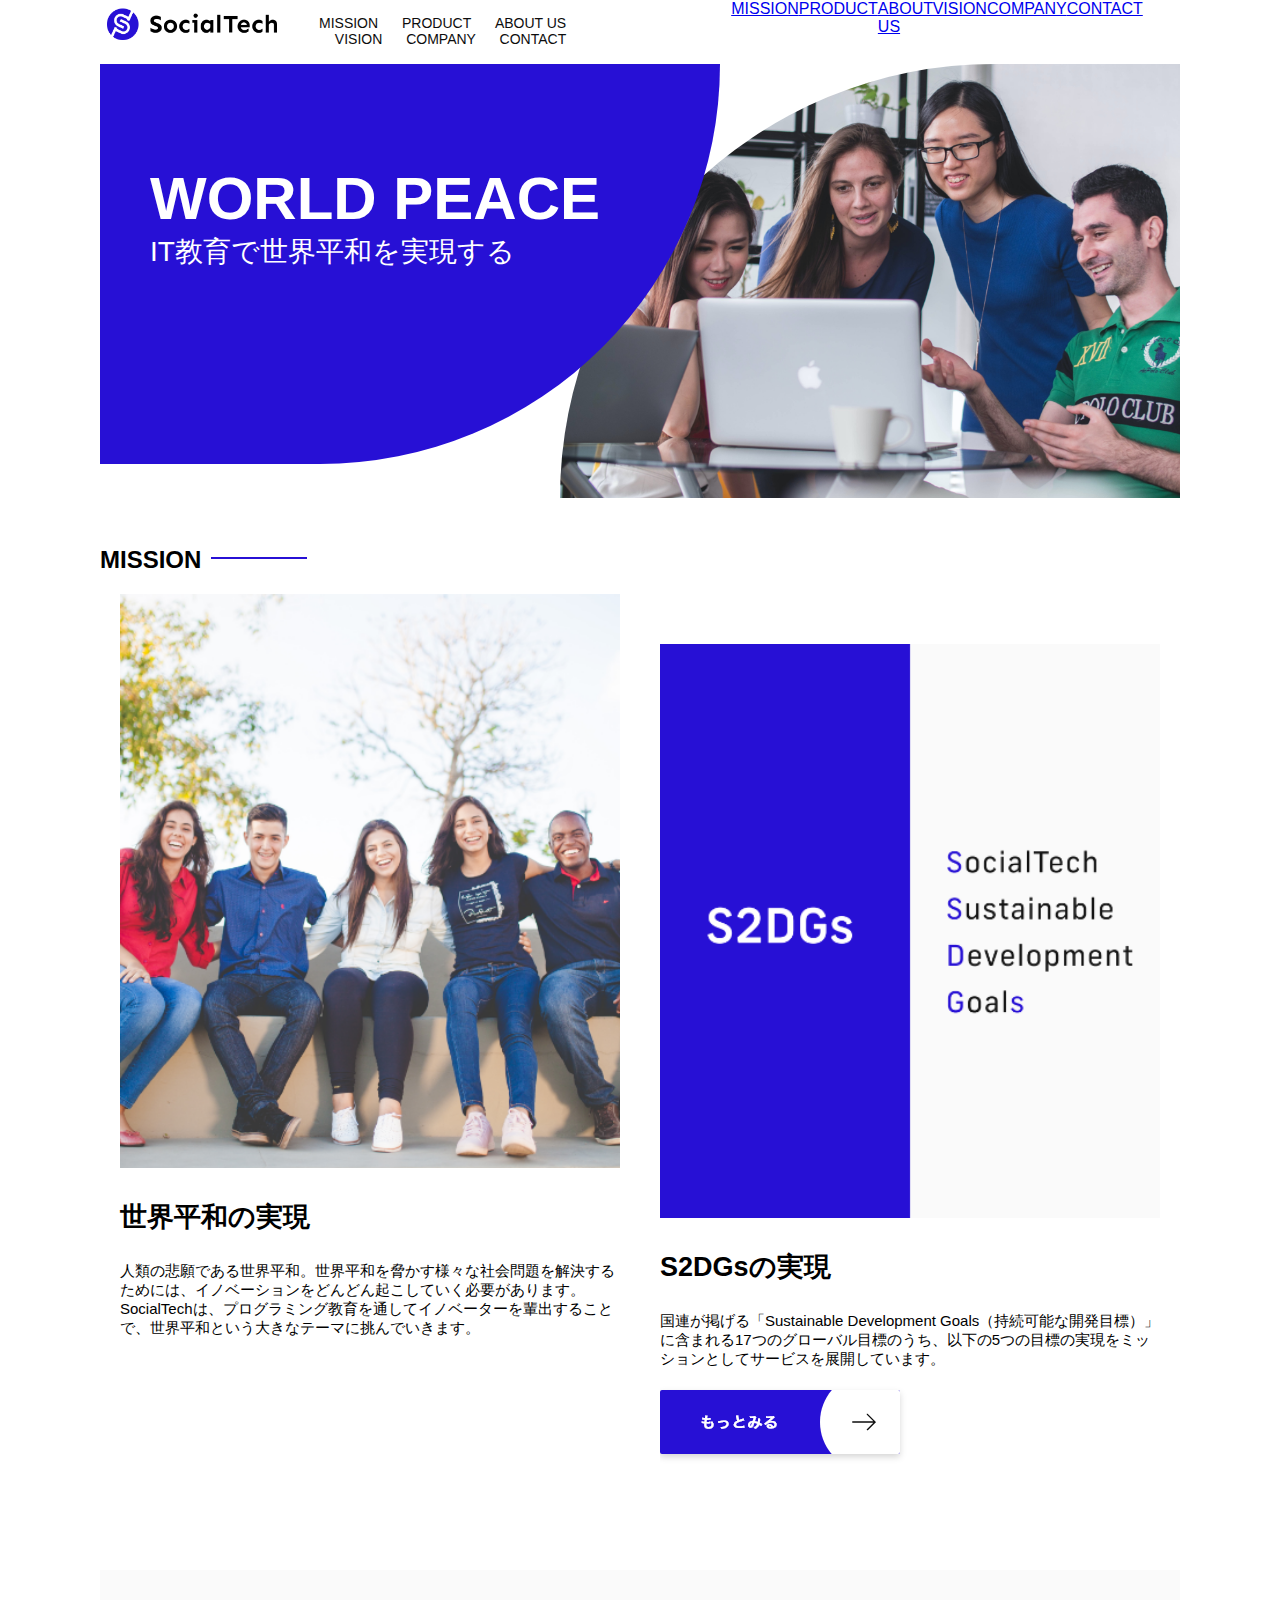
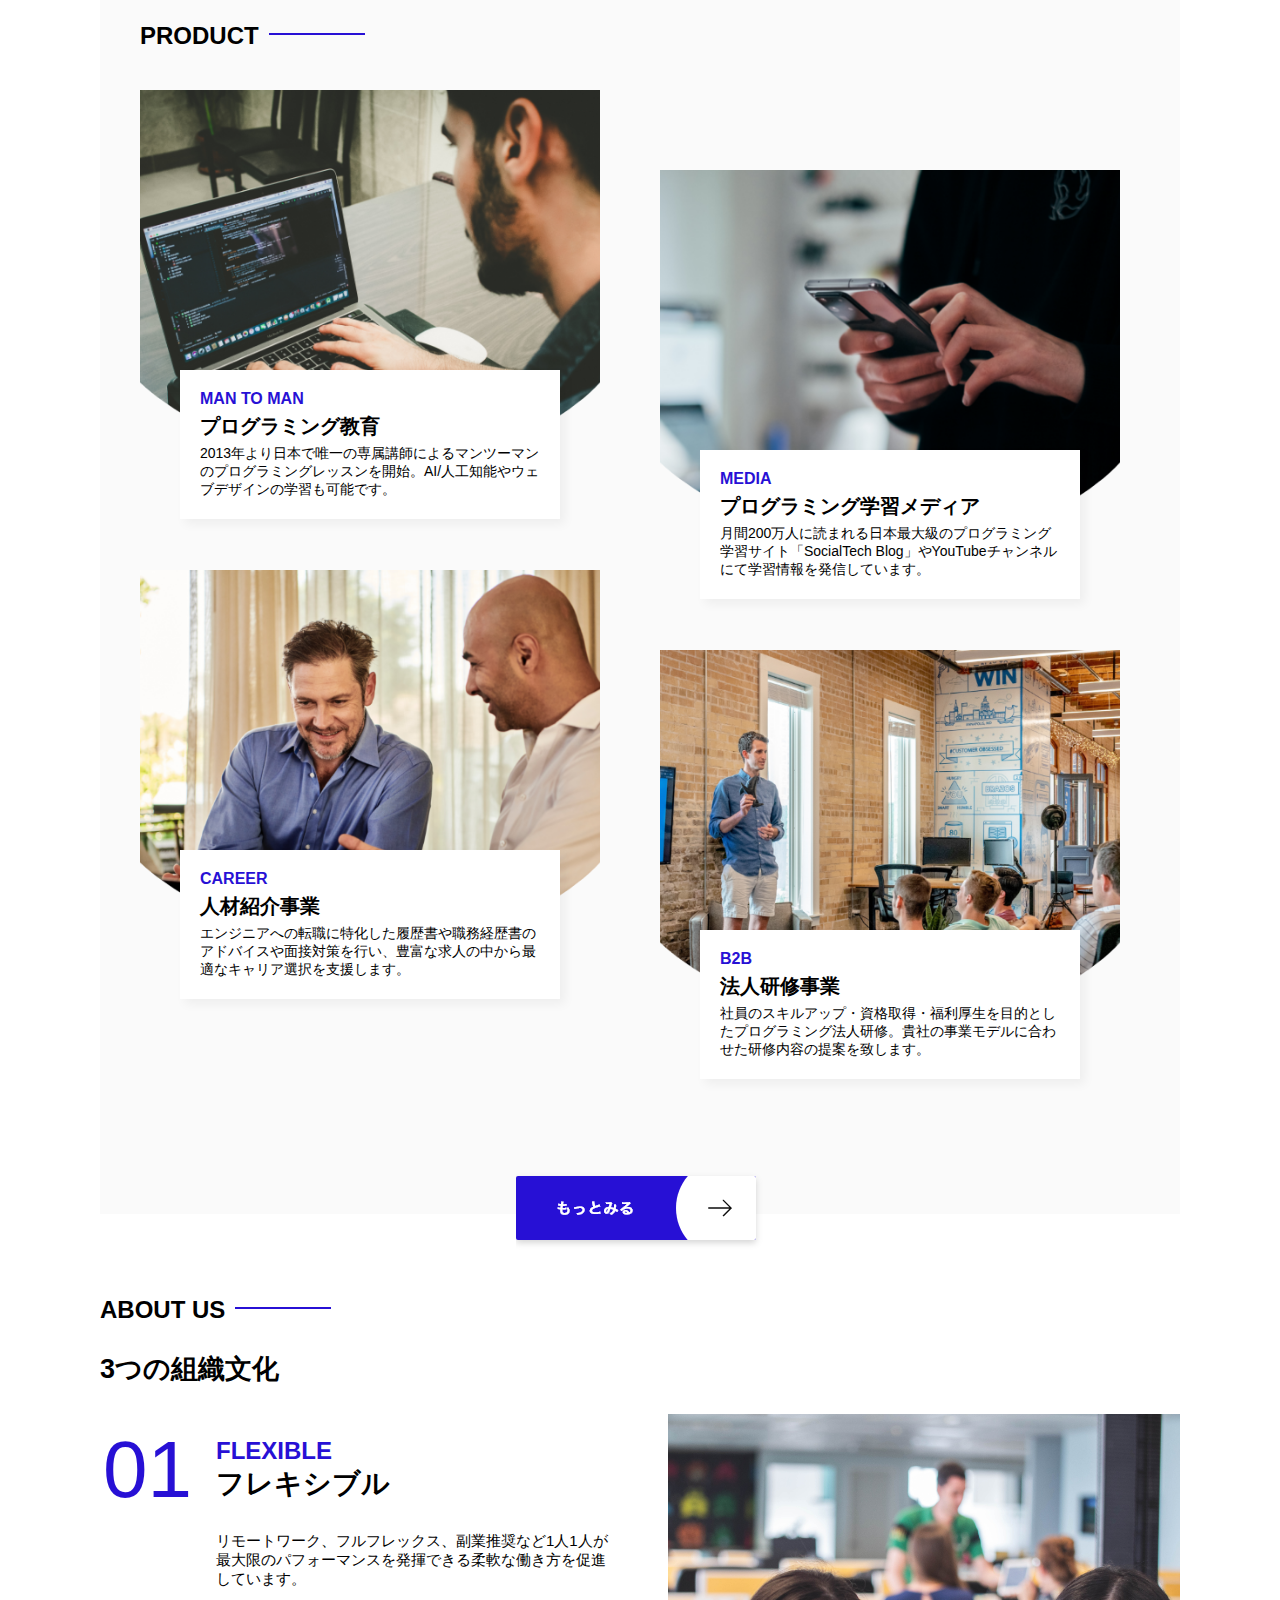
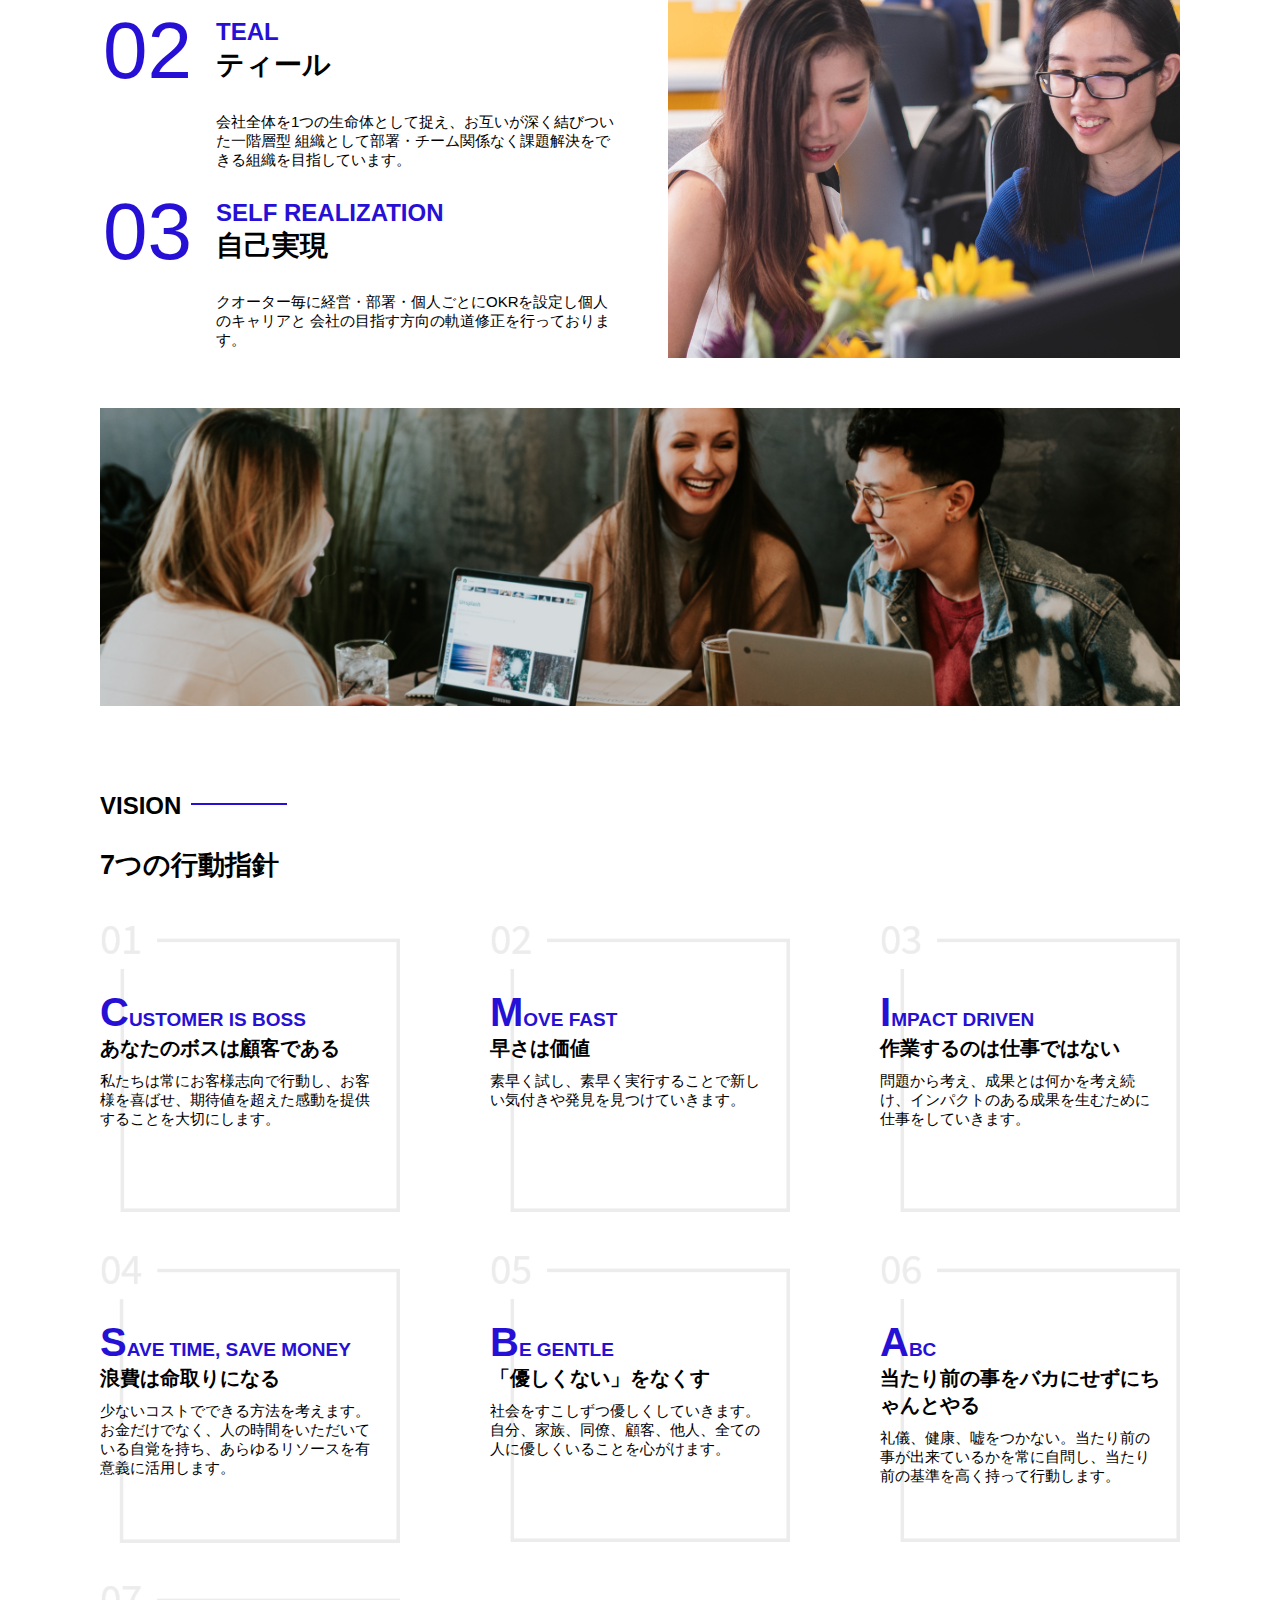
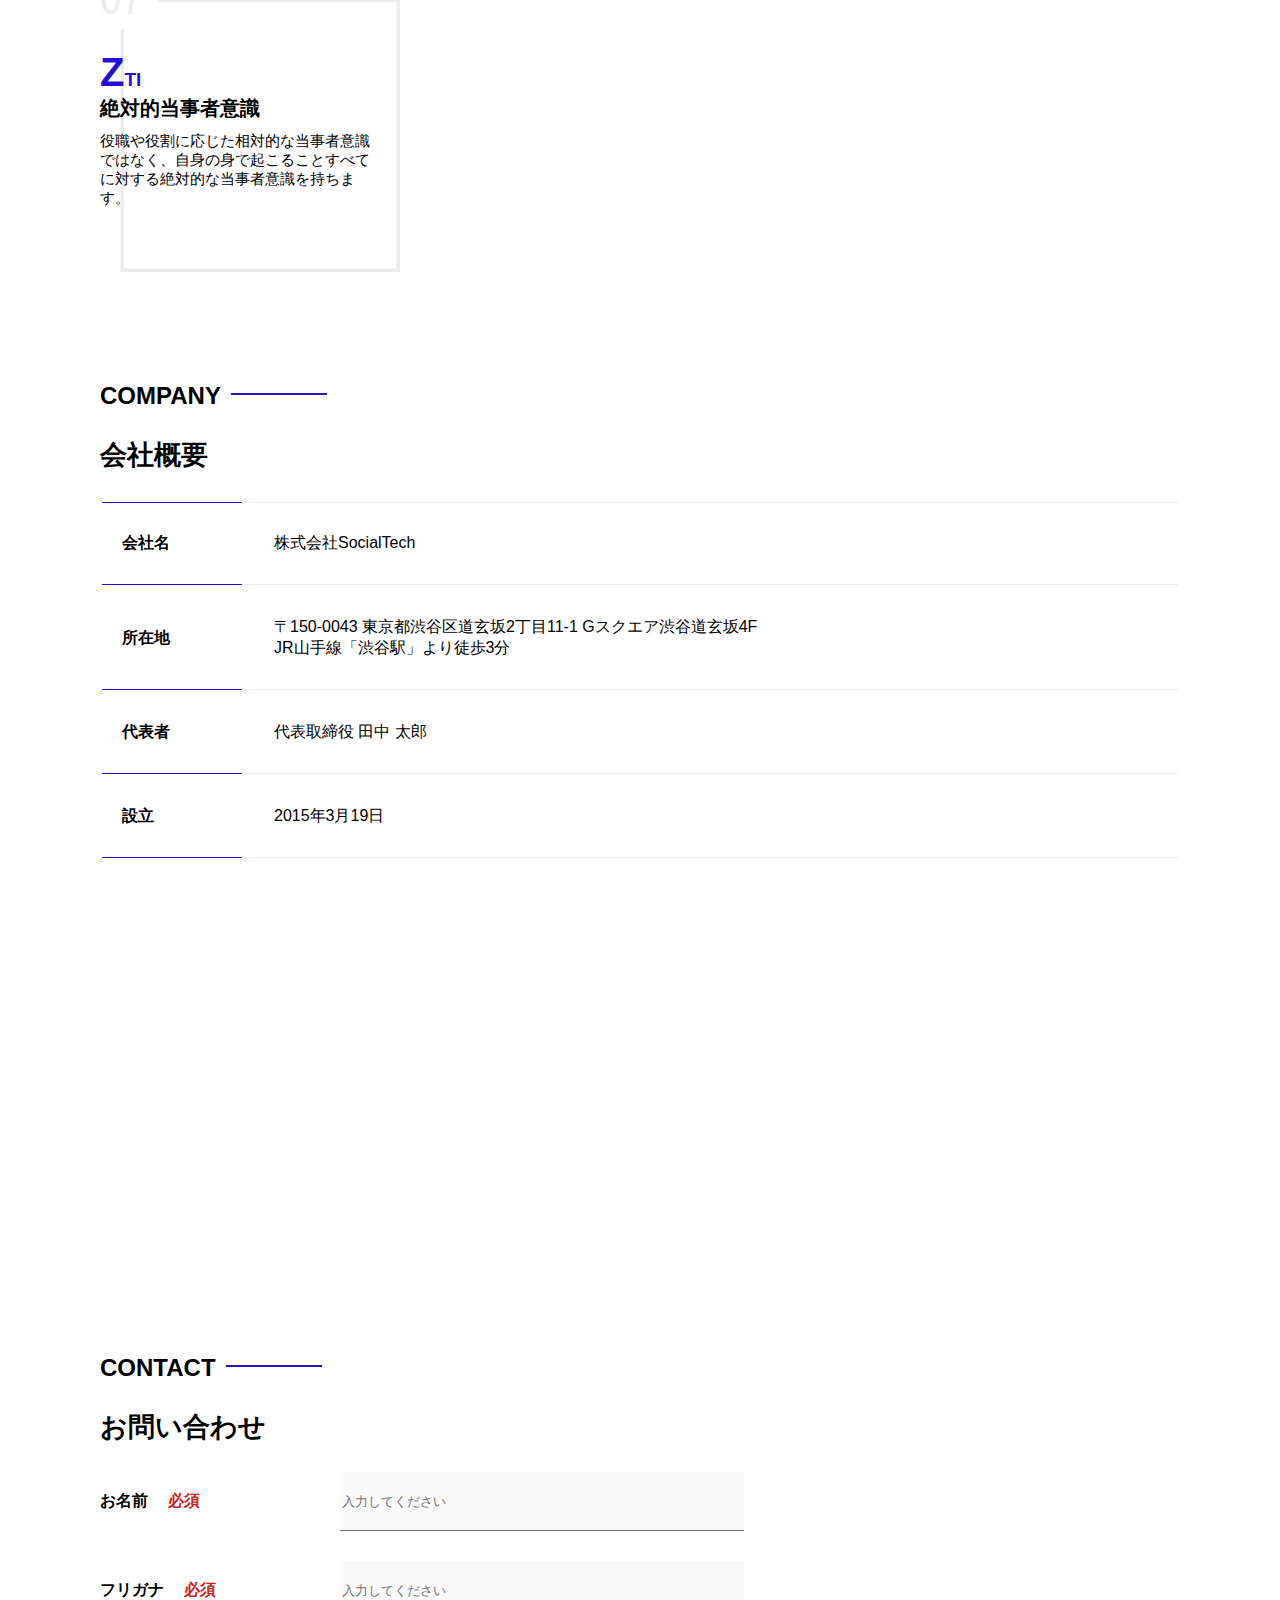
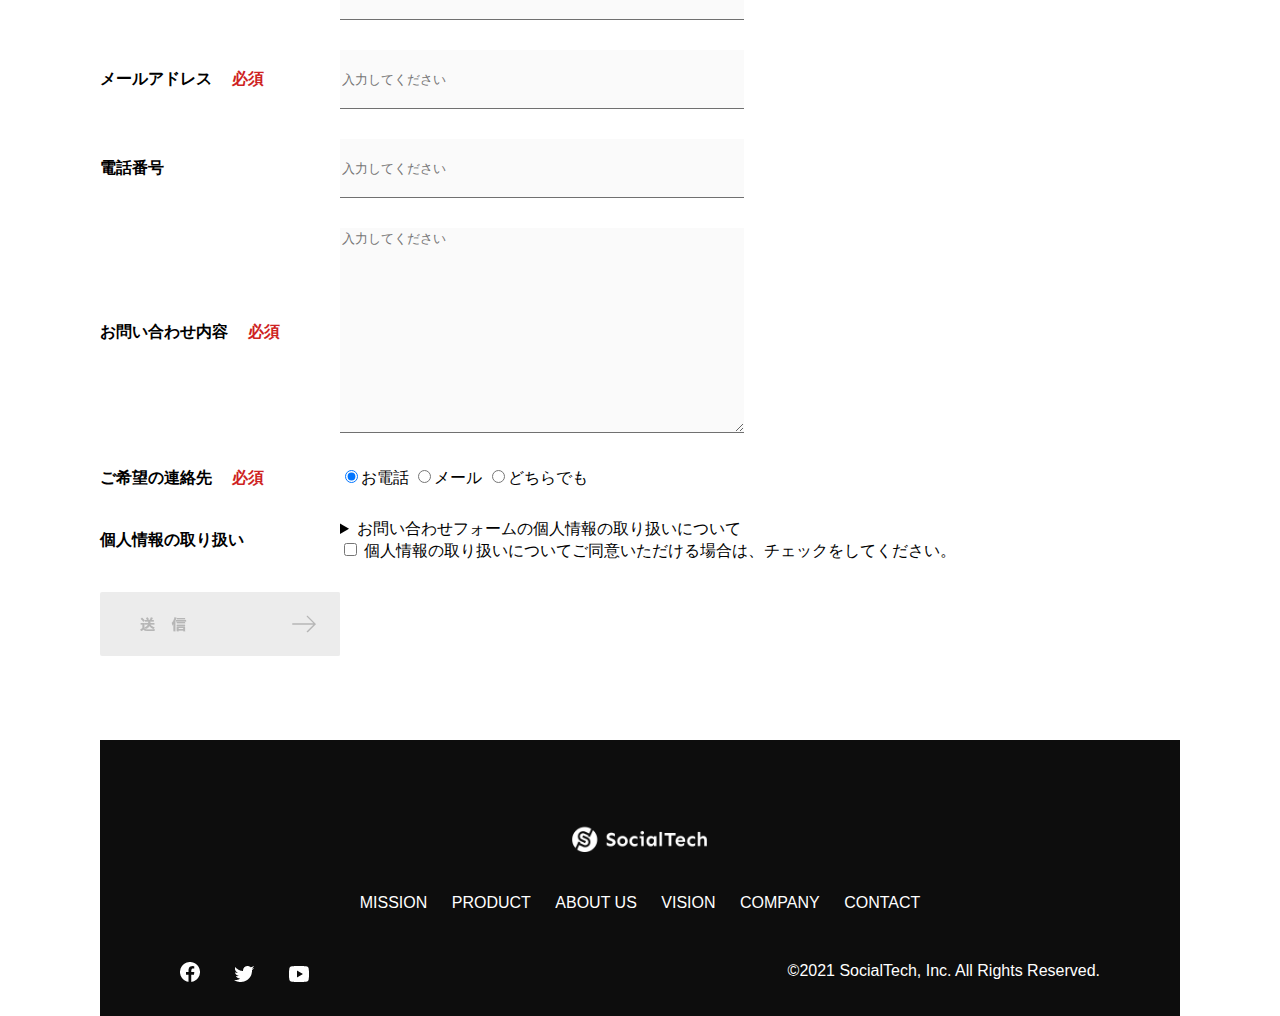
<file: index.html>
<!DOCTYPE html>
<html lang="ja">
<head>
  <meta charset="UTF-8">
  <meta name="viewport" content="width=device-width, initial-scale=1.0">
  <meta name="description" content="SocialTechはEdTech業界のリーディングカンパニーを目指します。">
  <title>SocialTech</title>
  <link rel="stylesheet" href="style.css">
</head>
<body>
  <!-- ヘッダー -->
  <header>
    <!-- ロゴ -->
    <a href="index.html" id="logo"><img src="images/logo.png" alt="トップページに戻る"></a>
    <!-- PC用ナビゲーション -->
    <nav id="nav-pc">
      <a href="mission.html">MISSION</a>
      <a href="product.html">PRODUCT</a>
      <a href="index.html#aboutus">ABOUT US</a>
      <a href="index.html#vision">VISION</a>
      <a href="index.html#company">COMPANY</a>
      <a href="index.html#content">CONTACT</a>
    </nav>
    <!-- スマホ用メニューボタン -->
    <img id="menu-sp" src="images/button-menu.png" alt="ナビゲーションを開く" onclick="document.getElementById('nav-sp').style.display = 'block'">

    <!-- スマホ用ナビゲーション -->
    <nav id="nav-sp"></nav>
      <img id="close" src="images/button-close.png" alt="ナビゲーションを閉じる" onclick="document.getElementById('nav-sp').style.display = 'none'">
      <a id="logo-sp" href="index.html" onclick="document.getElementById('nav-sp').style.display = 'none'"><img
          src="images/logo-sp.png" alt="トップページに戻る"></a>
      <a class="menu" href="mission.html" onclick="document.getElementById('nav-sp').style.display = 'none'">MISSION</a>
      <a class="menu" href="product.html" onclick="document.getElementById('nav-sp').style.display = 'none'">PRODUCT</a>
      <a class="menu" href="index.html#aboutus" onclick="document.getElementById('nav-sp').style.display = 'none'">ABOUT
        US</a>
      <a class="menu" href="index.html#vision"
        onclick="document.getElementById('nav-sp').style.display = 'none'">VISION</a>
      <a class="menu" href="index.html#company"
        onclick="document.getElementById('nav-sp').style.display = 'none'">COMPANY</a>
      <a class="menu" href="index.html#contact"
        onclick="document.getElementById('nav-sp').style.display = 'none'">CONTACT</a>
      <div id="sns">
        <a href="https://www.facebook.com/sejuku2013"><img src="images/button-facebook.png" alt="Facebookのリンク"></a>
        <a href="https://twitter.com/samuraijuku"><img src="images/button-twitter.png" alt="Twitterのリンク"></a>
        <a href="https://www.youtube.com/channel/UCCFOQO5aDK0xXam4cUQXT8g"><img src="images/button-youtube.png" alt="YouTubeのリンク"></a>
      </div>
    </nav>
  </header>

  <main>
    <article>
      <!-- メインビジュアル -->
      <section id="main-visual">
        <div id="main-message">
          <h1>WORLD PEACE</h1>
          <p>IT教育で世界平和を実現する</p>
        </div>
        <img src="images/index/index-main.png" alt="PCの周りに集まる多国籍の仲間たち">
      </section>
      <!--ミッション-->
      <section id="mission">
        <h2 class="index-h2">MISSION</h2>
        <div id="mission-flex">
          <div>
            <img id="mission-photo" src="images/index/index-mission.png" alt="屋外のベンチで写真を撮影する多国籍の仲間たち">
            <h3>世界平和の実現</h3>
            <p>
              人類の悲願である世界平和。世界平和を脅かす様々な社会問題を解決するためには、イノベーションをどんどん起こしていく必要があります。SocialTechは、プログラミング教育を通してイノベーターを輩出することで、世界平和という大きなテーマに挑んでいきます。
            </p>
          </div>
          <div>
            <img id="s2dgs" src="images/index/s2dgs.png" alt="S2DGs">
            <h3>S2DGsの実現</h3>
            <p>国連が掲げる「Sustainable Development Goals（持続可能な開発目標）」に含まれる17つのグローバル目標のうち、以下の5つの目標の実現をミッションとしてサービスを展開しています。</p>
            <a href="mission.html">
              <img src="images/button-more.png" alt="もっとみる">
            </a>
          </div>
        </div>
      </section>
      <!-- プロダクト -->
      <section id="product">
        <h2 class="index-h2">PRODUCT</h2>
        <div>
          <div id="product-left">
            <div>
              <img class="product-photo" src="images/index/index-mantoman.png" alt="PCでコードを書く男性">
              <div class="product-explain">
                <span>MAN TO MAN</span>
                <h3>プログラミング教育</h3>
                <p>2013年より日本で唯一の専属講師によるマンツーマンのプログラミングレッスンを開始。AI/人工知能やウェブデザインの学習も可能です。</p>
              </div>
            </div>
            <div>
              <img src="images/index/index-career.png" alt="笑顔で話し合う2人の男性" class="product-photo">
              <div class="product-explain">
                <span>CAREER</span>
                <h3>人材紹介事業</h3>
                <p>エンジニアへの転職に特化した履歴書や職務経歴書のアドバイスや面接対策を行い、豊富な求人の中から最適なキャリア選択を支援します。</p>
              </div>
            </div>
          </div>
          <div id="product-right">
            <div>
              <img src="images/index/index-media.png" alt="スマートフォンを操作する人" class="product-photo">
              <div class="product-explain">
                <span>MEDIA</span>
                <h3>プログラミング学習メディア</h3>
                <p>月間200万人に読まれる日本最大級のプログラミング学習サイト「SocialTech Blog」やYouTubeチャンネルにて学習情報を発信しています。</p>  
              </div>
            </div>
            <div>
              <img src="images/index/index-b2b.png" alt="講演中の男性とそれを聴く人々" class="product-photo">
              <div class="product-explain">
                <span>B2B</span>
                <h3>法人研修事業</h3>
                <p>社員のスキルアップ・資格取得・福利厚生を目的としたプログラミング法人研修。貴社の事業モデルに合わせた研修内容の提案を致します。</p>
              </div>
            </div>
          </div>
        </div>
        <div>
          <a href="product.html" id="product-more">
            <img src="images/button-more.png" alt="もっとみる">
          </a>
        </div>
      </section>
      <!---ABOUT US-->
      <section id="aboutus">
        <h2 class="index-h2">ABOUT US</h2>
        <h3>3つの組織文化</h3>
        <div>
          <table class="culture-table">
            <tr>
              <td>
                <span class="culture-num">01</span>
              </td>
              <td>
                <span class="culture-en">FLEXIBLE</span>
                <span class="culture-jp">フレキシブル</span>
              </td>
            </tr>
            <tr>
              <td><!--空のセル--></td>
              <td>
                <p class="culture-description">
                  リモートワーク、フルフレックス、副業推奨など1人1人が最大限のパフォーマンスを発揮できる柔軟な働き方を促進しています。
                </p>
              </td>
            </tr>
            <tr>
              <td>
                <span class="culture-num">02</span>
              </td>
              <td>
                <span class="culture-en">TEAL</span>
                <span class="culture-jp">ティール</span>
              </td>
            </tr>
            <tr>
              <td><!--空のセル--></td>
              <td>
                <p class="culture-description">
                  会社全体を1つの生命体として捉え、お互いが深く結びついた一階層型
                  組織として部署・チーム関係なく課題解決をできる組織を目指しています。
                </p>
              </td>
            </tr>
            <tr>
              <td>
                <span class="culture-num">03</span>
              </td>
              <td>
                <span class="culture-en">SELF REALIZATION</span>
                <span class="culture-jp">自己実現</span>
              </td>
            </tr>
            <tr>
              <td>
                <!--空のセル-->
              </td>
              <td>
                <p class="culture-description">
                  クオーター毎に経営・部署・個人ごとにOKRを設定し個人のキャリアと
                  会社の目指す方向の軌道修正を行っております。
                </p>
              </td>
            </tr>
          </table>
          <img src="images/index/index-aboutus1.png" alt="笑顔で話し合う2人の女性" class="culture-img">
        </div>
        <img src="images/index/index-aboutus2.png" alt="笑顔で話し合う3人の男女" class="culture-img2">
      </section>
      <!-- VISION -->
      <section id="vision">
        <h2 class="index-h2">VISION</h2>
        <h3>7つの行動指針</h3>
        <div>
          <div class="vision-box">
            <img src="images/index/vision-01.png" alt="01">
            <span>
              <h4>CUSTOMER IS BOSS</h4>
              <h5>あなたのボスは顧客である</h5>
              <p>私たちは常にお客様志向で行動し、お客様を喜ばせ、期待値を超えた感動を提供することを大切にします。</p>
            </span>
          </div>
          <div class="vision-box">
            <img src="images/index/vision-02.png" alt="02">
            <span>
              <h4>MOVE FAST</h4>
              <h5>早さは価値</h5>
              <p>素早く試し、素早く実行することで新しい気付きや発見を見つけていきます。</p>
            </span>
          </div>
          <div class="vision-box">
            <img src="images/index/vision-03.png" alt="03">
            <span>
              <h4>IMPACT DRIVEN</h4>
              <h5>作業するのは仕事ではない</h5>
              <p>問題から考え、成果とは何かを考え続け、インパクトのある成果を生むために仕事をしていきます。</p>
            </span>
          </div>
          <div class="vision-box">
            <img src="images/index//vision-04.png" alt="04">
            <span>
              <h4>SAVE TIME, SAVE MONEY</h4>
              <h5>浪費は命取りになる</h5>
              <p>少ないコストでできる方法を考えます。お金だけでなく、人の時間をいただいている自覚を持ち、あらゆるリソースを有意義に活用します。</p>
            </span>
          </div>
          <div class="vision-box">
            <img src="images/index/vision-05.png" alt="05">
            <span>
              <h4>BE GENTLE</h4>
              <h5>「優しくない」をなくす</h5>
              <p>社会をすこしずつ優しくしていきます。自分、家族、同僚、顧客、他人、全ての人に優しくいることを心がけます。</p>
            </span>
          </div>
          <div class="vision-box">
            <img src="images/index/vision-06.png" alt="06">
            <span>
              <h4>ABC</h4>
              <h5>当たり前の事をバカにせずにちゃんとやる</h5>
              <p>礼儀、健康、嘘をつかない。当たり前の事が出来ているかを常に自問し、当たり前の基準を高く持って行動します。</p>
            </span>
          </div>
          <div class="vision-box">
            <img src="images/index/vision-07.png" alt="07">
            <span>
              <h4>ZTI</h4>
              <h5>絶対的当事者意識</h5>
              <p>役職や役割に応じた相対的な当事者意識ではなく、自身の身で起こることすべてに対する絶対的な当事者意識を持ちます。</p>
            </span>
          </div>
        </div>
      </section>
      <!-- COMPANY -->
      <section id="company">
        <h2 class="index-h2">COMPANY</h2>
        <h3>会社概要</h3>
          <table id="company-table">
           <tr>
             <th class="tableheader-first">会社名</th>
             <td class="cell-first">株式会社SocialTech</td>
           </tr>
           <tr>
             <th class="tableheader">所在地</th>
             <td class="cell">〒150-0043 東京都渋谷区道玄坂2丁目11-1 Gスクエア渋谷道玄坂4F<br>JR山手線「渋谷駅」より徒歩3分</td>
           </tr>
           <tr>
             <th class="tableheader">代表者</th>
             <td class="cell">代表取締役 田中 太郎</td>
           </tr>
           <tr>
             <th class="tableheader">設立</th>
             <td class="cell">2015年3月19日</td>
           </tr>
         </table>
         <iframe
           src="https://www.google.com/maps/embed?pb=!1m18!1m12!1m3!1d3241.7759544892483!2d139.69399665123464!3d35.65789123876098!2m3!1f0!2f0!3f0!3m2!1i1024!2i768!4f13.1!3m3!1m2!1s0x60188caa0042e8d1%3A0xba130bea826a7aa2!2z44CSMTUwLTAwNDMg5p2x5Lqs6YO95riL6LC35Yy66YGT546E5Z2C77yS5LiB55uu77yR77yR4oiS77yR!5e0!3m2!1sja!2sjp!4v1636872991912!5m2!1sja!2sjp"
           style="border:0;" allowfullscreen="" loading="lazy">
         </iframe>
      </section>
      <!-- お問い合わせフォーム -->
      <section id="contact">
        <h2 class="index-h2">CONTACT</h2>
        <h3>お問い合わせ</h3>
        <form action="https://api.staticforms.xyz/submit" method="post">
          <input type="text" name="honeypot" style="display:none">
          <!-- STATIC FORMSのアクセスキー -->
          <input type="hidden" name="accessKey" value="5647ab5b-3467-45d2-a983-989627d18b90">
          <!--メールのタイトル-->
          <input type="hidden" name="subject" value="お問い合わせフォーム" />
          <!--送信先のメールアドレスをvalueに設定する-->
          <input type="hidden" name="replyTo" value="kazuya_0914@yahoo.co.jp">
          <!--redirectToのURLは公開後のURLへリンクする-->
          <input type="hidden" name="redirectTo" value="">
          <div>
            <div class="contact-heading">
              <label class="contact-label">お名前<span class="contact-span">必須</span></label>
            </div>
            <div>
              <input type="text" name="name" placeholder="入力してください" class="contact-textbox">
            </div>
          </div>
          <div>
            <div class="contact-heading">
              <label class="contact-label">フリガナ<span class="contact-span">必須</span></label>
            </div>
            <div>
              <input type="text" name="hurigana" placeholder="入力してください" class="contact-textbox">
            </div>
          </div>
          <div>
            <div class="contact-heading">
              <label class="contact-label">メールアドレス<span class="contact-span">必須</span></label>
            </div>
            <div>
              <input type="text" name="email" placeholder="入力してください" class="contact-textbox">
            </div>
          </div>
          <div>
            <div class="contact-heading">
              <label class="contact-label">電話番号</label>
            </div>
            <div>
              <input type="text" name="tel" placeholder="入力してください" class="contact-textbox">
            </div>
          </div>
          <div>
            <div class="contact-heading">
              <label class="contact-label">お問い合わせ内容<span class="contact-span">必須</span></label>
            </div>
            <div>
              <textarea class="contact-textarea" placeholder="入力してください" name="message"></textarea>
            </div>
          </div>
          <div>
            <div class="contact-heading">
              <label class="contact-label">ご希望の連絡先<span class="contact-span">必須</span></label>
            </div>
            <div>
              <input class="radiobutton" type="radio" value="tel" name="contact" checked><label>お電話</label>
              <input class="radiobutton" type="radio" value="mail" name="contact"><label>メール</label>
              <input class="radiobutton" type="radio" value="both" name="contact"><label>どちらでも</label>
            </div>
          </div>
          <div>
            <div class="contact-heading">
              <label class="contact-label">個人情報の取り扱い</label>
            </div>
            <div>
              <details>
                <summary>お問い合わせフォームの個人情報の取り扱いについて</summary>
                <div>
                  <span>１．組織の名称又は氏名</span><br>
                  株式会社SocialTech<br><br>
                  <span>２．個人情報保護管理者（若しくはその代理人）の氏名又は職名、所属及び連絡先
                    鈴木 一郎 コーポレート部</span><br>
                  メールアドレス：support@socialtech.net<br>
                  TEL：03-xxxx-xxxx<br>
                  <span>３．個人情報の利用目的</span><br>
                  ・本サービス及び本サービスに関連する情報の提供又はそれらに関する連絡のため<br>
                  ・ユーザーの本人確認のため<br>
                  ・当社サービスのご案内のため<br>
                  ・当社の商品等の広告または宣伝（電子メールによるものを含むものとします。）<br><br>
                  <span>４．個人情報の取り扱い業務の委託</span><br>
                  個人情報の取扱業務の全部または一部を外部に業務委託する場合があります。<br>
                  その際、弊社は、個人情報を適切に保護できる管理体制を敷き実行していることを条件として<br>
                  委託先を厳選したうえで、機密保持契約を委託先と締結し、お客様の個人情報を厳密に管理させます。<br><br>
                  <span>５．個人情報の開示等の請求</span><br>
                  お客様は、弊社に対してご自身の個人情報の開示等（利用目的の通知、開示、内容の訂正・追加・削除、利用の停止または消去、第三者への提供の停止）に関して、当社問合わせ窓口に申し出ることができます。<br>
                  その際、弊社はお客様ご本人を確認させていただいたうえで、合理的な期間内に対応いたします。<br><br>
                  なお、個人情報に関する弊社問合わせ先は、次の通りです。<br><br>
                  株式会社SocialTech　個人情報問合せ窓口<br>
                  〒150-0043　東京都渋谷区道玄坂2丁目11-1 Ｇスクエア渋谷道玄坂 4F<br>
                  メールアドレス：support@socialtech.net　TEL：03-xxxx-xxxx<br><br>
                  <span>６．個人情報を提供されることの任意性について</span><br><br>
                  お客様がご自身の個人情報を弊社に提供されるか否かは、お客様のご判断によりますが、もしご提供されない場合には、適切なサービスが提供できない場合がありますので予めご了承ください。
                </div>
              </details>
              <input type="checkbox" name="agree">
              <span>個人情報の取り扱いについてご同意いただける場合は、チェックをしてください。</span>
            </div>
          </div>
          <input type="image" src="images/button-submit.png" alt="送信する">
        </form>
      </section>
    </article>
    <footer>
      <div id="footer-logo">
        <img src="images/logo-sp.png" alt="SocialTech">
      </div>
      <div id="footer-link">
        <a href="mission.html">MISSION</a>
        <a href="product.html">PRODUCT</a>
        <a href="index.html#aboutus">ABOUT US</a>
        <a href="index.html#vision">VISION</a>
        <a href="index.html#company">COMPANY</a>
        <a href="index.html#contact">CONTACT</a>
      </div>
      <div id="sns-footer">
        <a href="https://www.facebook.com/sejuku2013"><img src="images/button-facebook.png" alt="Facebookのリンク"></a>
        <a href="https://twitter.com/samuraijuku"><img src="images/button-twitter.png" alt="Twitterのリンク"></a>
        <a href="https://www.youtube.com/channel/UCCFOQO5aDK0xXam4cUQXT8g"><img src="images/button-youtube.png" alt="YouTubeのリンク"></a>
        <span id="copyright">&copy;2021 SocialTech, Inc. All Rights Reserved. </span>
      </div>
    </footer>
  </main>
</body>
</html>
</file>
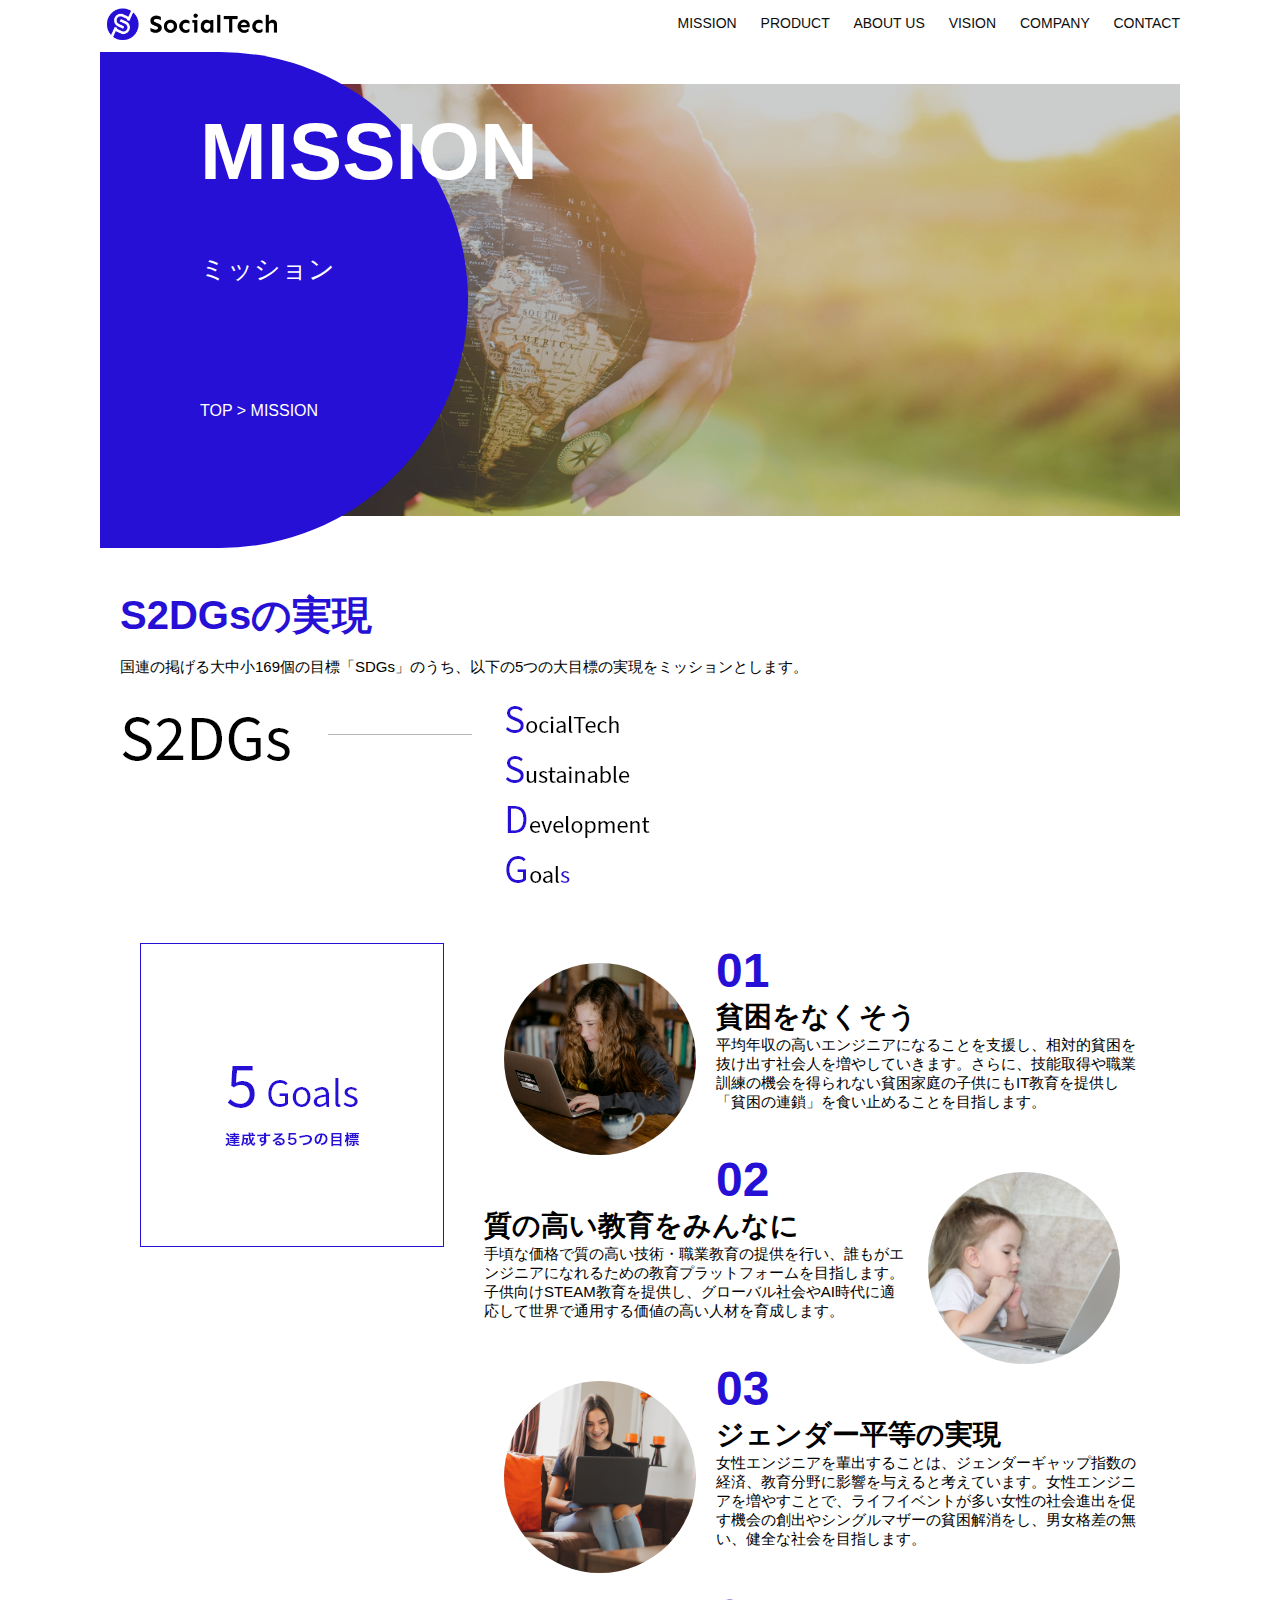
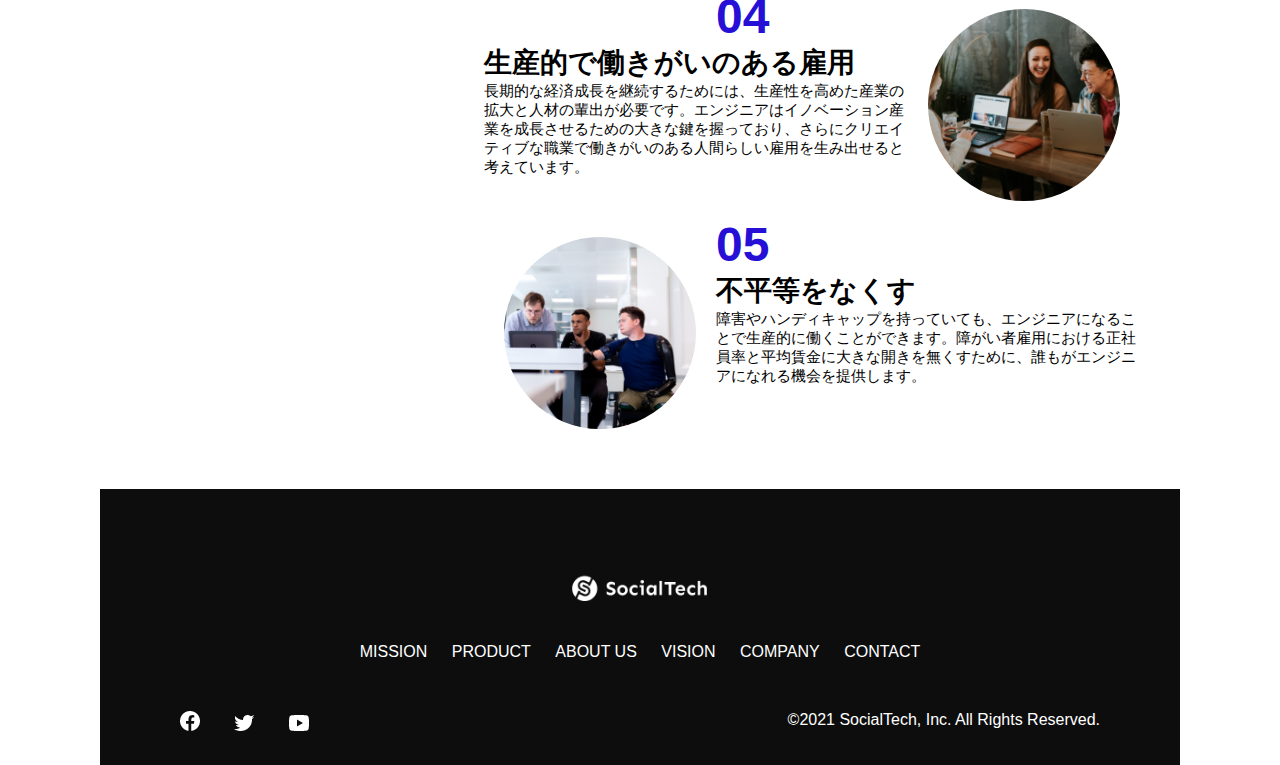
<file: mission.html>
<!DOCTYPE html>
<html lang="ja">
<head>
  <meta charset="UTF-8">
  <meta name="viewport" content="width=device-width, initial-scale=1.0">
  <meta name="description" content="SocialTechが目指す5つの目標（S2DGs）を紹介します">
  <title>SocialTech - MISSION ミッション -</title>
  <link rel="stylesheet" href="style.css">
</head>
<body>
  
</body>
<!-- ヘッダー -->
<header>
  <!-- ロゴ -->
  <a href="index.html" id="logo"><img src="images/logo.png" alt="トップページに戻る"></a>

  <!-- PC用ナビゲーション -->
  <nav id="nav-pc">
    <a href="mission.html">MISSION</a>
    <a href="product.html">PRODUCT</a>
    <a href="index.html#aboutus">ABOUT US</a>
    <a href="index.html#vision">VISION</a>
    <a href="index.html#company">COMPANY</a>
    <a href="index.html#contact">CONTACT</a>
  </nav>

  <!-- スマホ用メニューボタン -->
  <img id="menu-sp" src="images/button-menu.png" alt="ナビゲーションを開く" onclick="document.getElementById('nav-sp').style.display = 'block'">

  <!-- スマホ用ナビゲーション -->
  <nav id="nav-sp">
    <img id="close" src="images/button-close.png" alt="ナビゲーションを閉じる" onclick="document.getElementById('nav-sp').style.display = 'none'">
    <a id="logo-sp" href="index.html" onclick="document.getElementById('nav-sp').style.display = 'none'"><img
        src="images/logo-sp.png" alt="トップページに戻る"></a>
    <a class="menu" href="mission.html" onclick="document.getElementById('nav-sp').style.display = 'none'">MISSION</a>
    <a class="menu" href="product.html" onclick="document.getElementById('nav-sp').style.display = 'none'">PRODUCT</a>
    <a class="menu" href="index.html#aboutus" onclick="document.getElementById('nav-sp').style.display = 'none'">ABOUT
      US</a>
    <a class="menu" href="index.html#vision"
      onclick="document.getElementById('nav-sp').style.display = 'none'">VISION</a>
    <a class="menu" href="index.html#company"
      onclick="document.getElementById('nav-sp').style.display = 'none'">COMPANY</a>
    <a class="menu" href="index.html#contact"
      onclick="document.getElementById('nav-sp').style.display = 'none'">CONTACT</a>
    <div id="sns">
      <a href="https://www.facebook.com/sejuku2013"><img src="images/button-facebook.png" alt="Facebookのリンク"></a>
      <a href="https://twitter.com/samuraijuku"><img src="images/button-twitter.png" alt="Twitterのリンク"></a>
      <a href="https://www.youtube.com/channel/UCCFOQO5aDK0xXam4cUQXT8g"><img src="images/button-youtube.png" alt="YouTubeのリンク"></a>
    </div>
  </nav>
</header>
<main>
  <article>
    <section id="mission-main">
      <div id="mission-title">
        <h1>MISSION</h1>
        <span>ミッション</span>
        <div>TOP > MISSION</div>
      </div>
    </section>
    <section id="mission-s2dgs">
      <h2 class="mission-h2">S2DGsの実現</h2>
      <p>国連の掲げる大中小169個の目標「SDGs」のうち、以下の5つの大目標の実現をミッションとします。</p>
      <img src="images/mission/mission-s2dgs.png" alt="S2DGs">
    </section>
    <section id="mission-5goals">
      <div>
        <img id="s2dgs-image" src="images/mission/mission-5goals.png" alt="5Goals">
      </div>
      <div>
        <div>
          <img class="fivegoals-image-left" src="images/mission/mission-5goals01.png" alt="PCを操作する女の子">
          <span class="fivegoals-number">01</span>
          <h3 class="fivegoals-h3">貧困をなくそう</h3>
          <p class="fivegoals-p">
            平均年収の高いエンジニアになることを支援し、相対的貧困を抜け出す社会人を増やしていきます。さらに、技能取得や職業訓練の機会を得られない貧困家庭の子供にもIT教育を提供し「貧困の連鎖」を食い止めることを目指します。
          </p>
        </div>

        <div>
          <img class="fivegoals-image-right" src="images/mission/mission-5goals02.png" alt="PCを見つめる小さい女の子">
          <span class="fivegoals-number">02</span>
          <h3 class="fivegoals-h3">質の高い教育をみんなに</h3>
          <p class="fivegoals-p">
            手頃な価格で質の高い技術・職業教育の提供を行い、誰もがエンジニアになれるための教育プラットフォームを目指します。子供向けSTEAM教育を提供し、グローバル社会やAI時代に適応して世界で通用する価値の高い人材を育成します。
          </p>
        </div>

        <div>
          <img class="fivegoals-image-left" src="images/mission/mission-5goals03.png" alt="PCを操作する女性">
          <span class="fivegoals-number">03</span>
          <h3 class="fivegoals-h3">ジェンダー平等の実現</h3>
          <p class="fivegoals-p">
            女性エンジニアを輩出することは、ジェンダーギャップ指数の経済、教育分野に影響を与えると考えています。女性エンジニアを増やすことで、ライフイベントが多い女性の社会進出を促す機会の創出やシングルマザーの貧困解消をし、男女格差の無い、健全な社会を目指します。
          </p>
        </div>

        <div>
          <img class="fivegoals-image-right" src="images/mission/mission-5goals04.png" alt="笑顔で話し合う3人の男女">
          <span class="fivegoals-number">04</span>
          <h3 class="fivegoals-h3">生産的で働きがいのある雇用</h3>
          <p class="fivegoals-p">
            長期的な経済成長を継続するためには、生産性を高めた産業の拡大と人材の輩出が必要です。エンジニアはイノベーション産業を成長させるための大きな鍵を握っており、さらにクリエイティブな職業で働きがいのある人間らしい雇用を生み出せると考えています。
          </p>
        </div>

        <div>
          <img class="fivegoals-image-left" src="images/mission/mission-5goals05.png" alt="障害を持つ男性が生き生きと働く様子">
          <span class="fivegoals-number">05</span>
          <h3 class="fivegoals-h3">不平等をなくす</h3>
          <p class="fivegoals-p">
            障害やハンディキャップを持っていても、エンジニアになることで生産的に働くことができます。障がい者雇用における正社員率と平均賃金に大きな開きを無くすために、誰もがエンジニアになれる機会を提供します。
          </p>
        </div>
      </div>

    </section>
  </article>
  <footer>
    <div id="footer-logo">
      <img src="images/logo-sp.png" alt="SocialTech">
    </div>
    <div id="footer-link">
      <a href="mission.html">MISSION</a>
      <a href="product.html">PRODUCT</a>
      <a href="index.html#aboutus">ABOUT US</a>
      <a href="index.html#vision">VISION</a>
      <a href="index.html#company">COMPANY</a>
      <a href="index.html#contact">CONTACT</a>
    </div>
    <div id="sns-footer">
      <a href="https://www.facebook.com/sejuku2013"><img src="images/button-facebook.png" alt="Facebookのリンク"></a>
      <a href="https://twitter.com/samuraijuku"><img src="images/button-twitter.png" alt="Twitterのリンク"></a>
      <a href="https://www.youtube.com/channel/UCCFOQO5aDK0xXam4cUQXT8g"><img src="images/button-youtube.png" alt="YouTubeのリンク"></a>
      <span id="copyright">&copy;2021 SocialTech, Inc. All Rights Reserved. </span>
    </div>
  </footer>
</main>
</html>
</file>
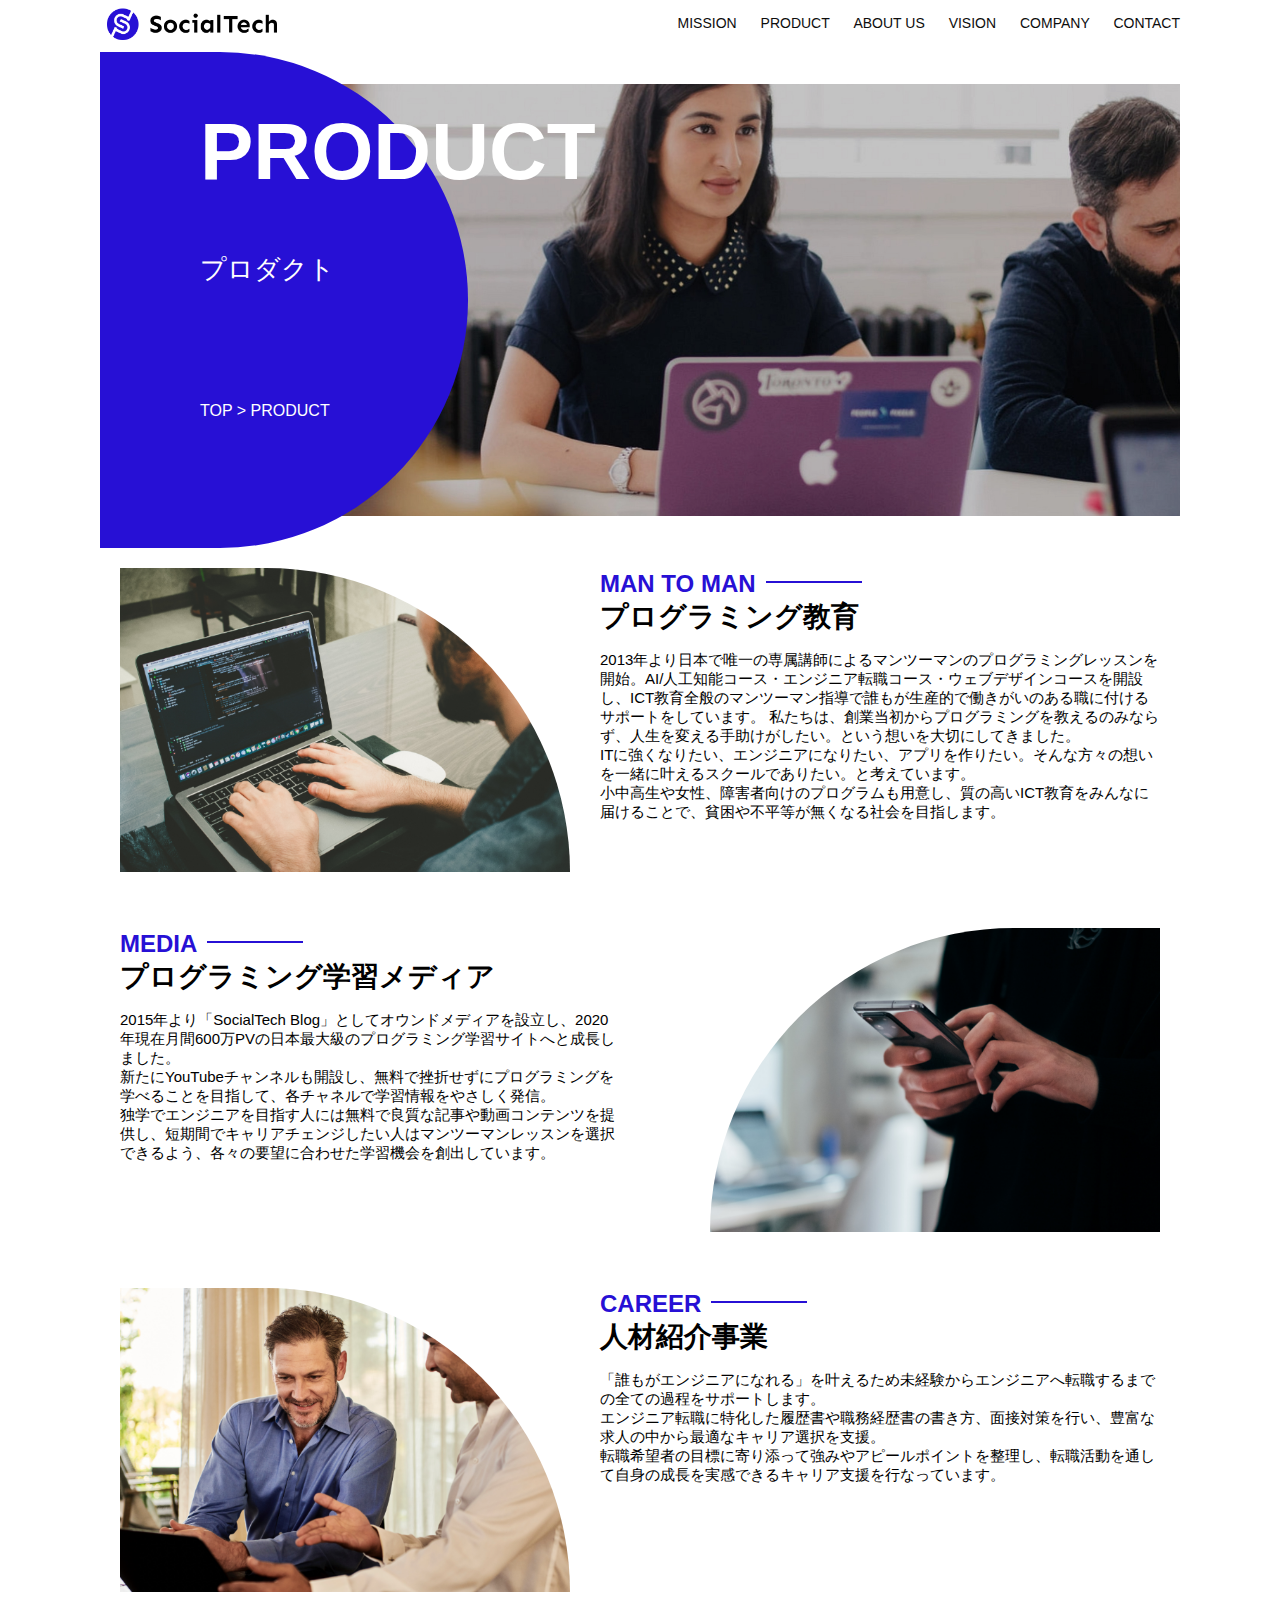
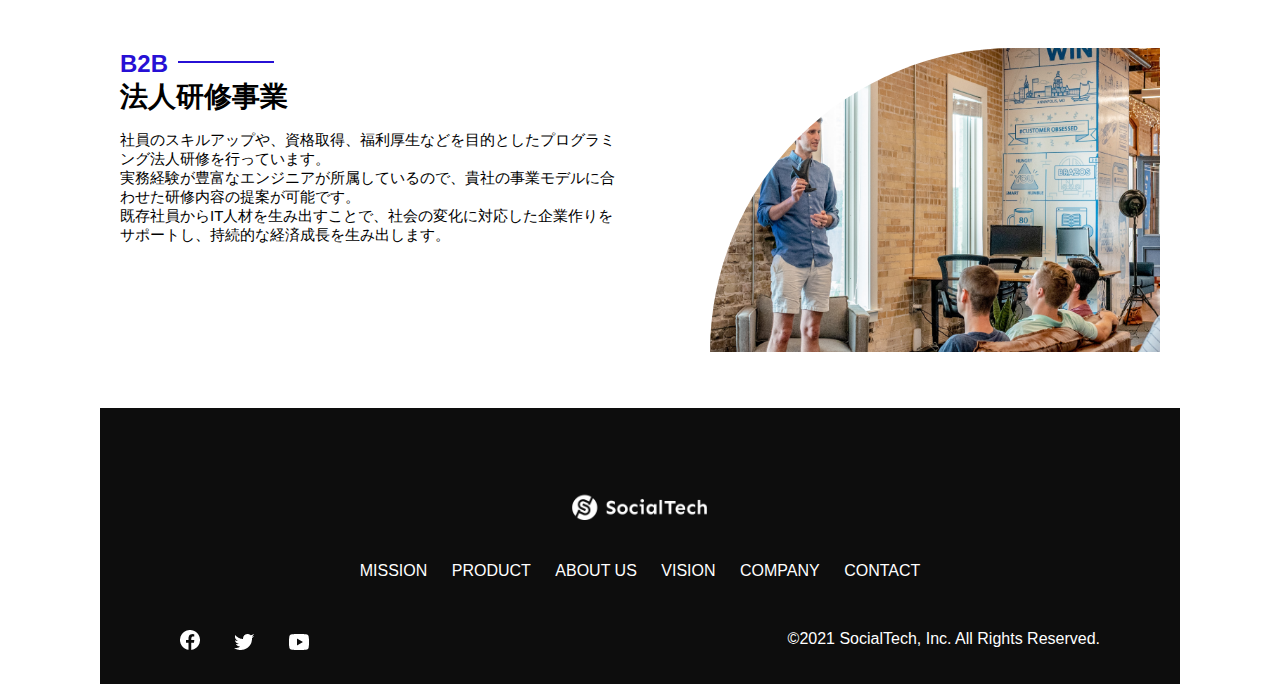
<file: product.html>
<!DOCTYPE html>
<html lang="ja">
<head>
  <meta charset="UTF-8">
  <meta name="viewport" content="width=device-width, initial-scale=1.0">
  <meta name="description" content="SocialTechの4つのプロダクトを紹介します">
  <title>SocialTech -PRODUCT プロダクト-</title>
  <link rel="stylesheet" href="style.css">
</head>
<body>
  <!-- ヘッダー -->
  <header>
    <!-- ロゴ -->
    <a href="index.html" id="logo"><img src="images/logo.png" alt="トップページに戻る"></a>

    <!-- PC用ナビゲーション -->
    <nav id="nav-pc">
      <a href="mission.html">MISSION</a>
      <a href="product.html">PRODUCT</a>
      <a href="index.html#aboutus">ABOUT US</a>
      <a href="index.html#vision">VISION</a>
      <a href="index.html#company">COMPANY</a>
      <a href="index.html#contact">CONTACT</a>
    </nav>

    <!-- スマホ用メニューボタン -->
    <img id="menu-sp" src="images/button-menu.png" alt="ナビゲーションを開く" onclick="document.getElementById('nav-sp').style.display = 'block'">

    <!-- スマホ用ナビゲーション -->
    <nav id="nav-sp">
      <img id="close" src="images/button-close.png" alt="ナビゲーションを閉じる" onclick="document.getElementById('nav-sp').style.display = 'none'">
      <a id="logo-sp" href="index.html" onclick="document.getElementById('nav-sp').style.display = 'none'"><img
          src="images/logo-sp.png" alt="トップページに戻る"></a>
      <a class="menu" href="mission.html" onclick="document.getElementById('nav-sp').style.display = 'none'">MISSION</a>
      <a class="menu" href="product.html" onclick="document.getElementById('nav-sp').style.display = 'none'">PRODUCT</a>
      <a class="menu" href="index.html#aboutus" onclick="document.getElementById('nav-sp').style.display = 'none'">ABOUT
        US</a>
      <a class="menu" href="index.html#vision"
        onclick="document.getElementById('nav-sp').style.display = 'none'">VISION</a>
      <a class="menu" href="index.html#company"
        onclick="document.getElementById('nav-sp').style.display = 'none'">COMPANY</a>
      <a class="menu" href="index.html#contact"
        onclick="document.getElementById('nav-sp').style.display = 'none'">CONTACT</a>
      <div id="sns">
        <a href="https://www.facebook.com/sejuku2013"><img src="images/button-facebook.png" alt="Facebookのリンク"></a>
        <a href="https://twitter.com/samuraijuku"><img src="images/button-twitter.png" alt="Twitterのリンク"></a>
        <a href="https://www.youtube.com/channel/UCCFOQO5aDK0xXam4cUQXT8g"><img src="images/button-youtube.png" alt="YouTubeのリンク"></a>
      </div>
    </nav>
  </header>
  <main>
    <article>
      <section id="product-main">
        <div id="product-title">
          <h1>PRODUCT</h1>
          <span>プロダクト</span>
          <div>TOP > PRODUCT</div>
        </div>
      </section>
      <section class="product-section1">
        <img src="images/product/product-mantoman.png" alt="PCでコードを書く男性">
        <div>
          <h2 class="product-h2">MAN TO MAN</h2>
          <h3 class="product-h3">プログラミング教育</h3>
          <p>
            2013年より日本で唯一の専属講師によるマンツーマンのプログラミングレッスンを開始。AI/人工知能コース・エンジニア転職コース・ウェブデザインコースを開設し、ICT教育全般のマンツーマン指導で誰もが生産的で働きがいのある職に付けるサポートをしています。
            私たちは、創業当初からプログラミングを教えるのみならず、人生を変える手助けがしたい。という想いを大切にしてきました。<br>ITに強くなりたい、エンジニアになりたい、アプリを作りたい。そんな方々の想いを一緒に叶えるスクールでありたい。と考えています。<br>小中高生や女性、障害者向けのプログラムも用意し、質の高いICT教育をみんなに届けることで、貧困や不平等が無くなる社会を目指します。
          </p>
        </div>
      </section>
      <section class="product-section2">
        <div>
          <h2 class="product-h2">MEDIA</h2>
          <h3 class="product-h3">プログラミング学習メディア</h3>
          <p>2015年より「SocialTech
            Blog」としてオウンドメディアを設立し、2020年現在月間600万PVの日本最大級のプログラミング学習サイトへと成長しました。<br>新たにYouTubeチャンネルも開設し、無料で挫折せずにプログラミングを学べることを目指して、各チャネルで学習情報をやさしく発信。<br>独学でエンジニアを目指す人には無料で良質な記事や動画コンテンツを提供し、短期間でキャリアチェンジしたい人はマンツーマンレッスンを選択できるよう、各々の要望に合わせた学習機会を創出しています。
          </p>
        </div>
        <img src="images/product/product-media.png" alt="スマートフォンを操作する人">
      </section>
      <section class="product-section1">
        <img src="images/product/product-career.png" alt="笑顔で話し合う2人の男性">
        <div>
          <h2 class="product-h2">CAREER</h2>
          <h3 class="product-h3">人材紹介事業</h3>
          <p>
            「誰もがエンジニアになれる」を叶えるため未経験からエンジニアへ転職するまでの全ての過程をサポートします。<br>エンジニア転職に特化した履歴書や職務経歴書の書き方、面接対策を行い、豊富な求人の中から最適なキャリア選択を支援。<br>転職希望者の目標に寄り添って強みやアピールポイントを整理し、転職活動を通して自身の成長を実感できるキャリア支援を行なっています。<br>
          </p>
        </div>
      </section>
      <section class="product-section2">
        <div>
          <h2 class="product-h2">B2B</h2>
          <h3 class="product-h3">法人研修事業</h3>
          <p>
            社員のスキルアップや、資格取得、福利厚生などを目的としたプログラミング法人研修を行っています。<br>実務経験が豊富なエンジニアが所属しているので、貴社の事業モデルに合わせた研修内容の提案が可能です。<br>既存社員からIT人材を生み出すことで、社会の変化に対応した企業作りをサポートし、持続的な経済成長を生み出します。
          </p>
        </div>
        <img src="images/product/product-b2b.png" alt="講演中の男性とそれを聴く人々">
      </section>
    </article>
    <footer>
      <div id="footer-logo">
        <img src="images/logo-sp.png" alt="SocialTech">
      </div>
      <div id="footer-link">
        <a href="mission.html">MISSION</a>
        <a href="product.html">PRODUCT</a>
        <a href="index.html#aboutus">ABOUT US</a>
        <a href="index.html#vision">VISION</a>
        <a href="index.html#company">COMPANY</a>
        <a href="index.html#contact">CONTACT</a>
      </div>
      <div id="sns-footer">
        <a href="https://www.facebook.com/sejuku2013"><img src="images/button-facebook.png" alt="Facebookのリンク"></a>
        <a href="https://twitter.com/samuraijuku"><img src="images/button-twitter.png" alt="Twitterのリンク"></a>
        <a href="https://www.youtube.com/channel/UCCFOQO5aDK0xXam4cUQXT8g"><img src="images/button-youtube.png" alt="YouTubeのリンク"></a>
        <span id="copyright">&copy;2021 SocialTech, Inc. All Rights Reserved. </span>
      </div>
    </footer>
  </main>
</body>
</html>
</file>
<file: style.css>
/* PC、スマホ共通スタイル */
body {
  font-family: "Source Sans Pro", "Hiragino Kaku Gothic ProN", Meiryo, Arial, sans-serif;
}

p {
  font-size: 15px;
}

.arrow-right {
  color: #2710d5;
}
#submit {
  margin-top: 50px;
}

/*================
 PC用のスタイル 
=================*/
@media screen and (min-width: 768px) {

/* 横幅設定 */
body {
  max-width: 1080px;
  min-width: 900px;
  margin: 0 auto;
}

/* ヘッダー */
header {
  display: flex;
  justify-content: space-between;
}

/* ナビゲーションのレイアウト */
#nav-pc {
  text-align: right;
  font-size: 14px;
  padding-top: 15px;
}

/* ナビゲーションのリンクの装飾設定 */
#nav-pc > a {
  text-decoration: none;
  margin-left: 20px;
}
#nav-pc > a:link {
  color: #0d0d0d;
}
#nav-pc > a:visited {
  color: #0d0d0d;
}
#nav-pc > a:hover {
  color: #0d0d0d;
  text-decoration: underline;
}
#nav-pc > a:active {
  color: #0d0d0d;
}

/* スマホ用ナビを非表示 */
#nav-sp, #menu-sp {
  display: none;
}

/* メインビジュアル*/
#main-visual {
  position: relative;
  height: 400px;
}

#main-message {
  position: absolute;
  top: 0;
  left:0;
  background-color: #2710d5;
  color: #fff;
  border-radius: 0 0 476px 0;
  max-width: 620px;
  height: 100%;
  width: 100%;
  z-index: 11;
}

#main-message > h1 {
  font-size: 60px;
  font-weight: bold;
  margin: 100px 0 0 50px;
}
#main-message > p {
  font-size: 28px;
  margin: 0 0 0 50px;
}

#main-visual > img {
  max-width: 620px;
  border-radius: 476px 0 0 0;
  position: absolute;
  top: 0;
  right: 0;
  z-index: 10;
}

/* 見出し */
h2 {
  margin: 40px 0 0 0 ;
}

h2::after {
  content: url("images/line.png");
  margin-left: 10px;
}

h3 {
  font-size: 27px;
}

/* ミッション */
#mission {
  margin: 80px auto 80px auto;
  width: 100%;
}

#mission-flex {
  width: 100%;
  display: flex;
}

#mission-flex > div {
  width: 50%;
  margin: 20px;
}

#mission-photo {
  width: 100%;
}

#s2dgs {
  margin-top: 50px;
  width: 100%;
}

/* プロダクト */
#product {
  background-color: #fafafa;
  margin: 80px 0 80px 0;
  padding: 10px 40px 0px 40px;
}

/* 外枠 */
#product > div {
  margin-top: 40px;
  display: flex;
}

/* 左のカラム */
#product-left {
  width: 50%;
  margin-right: 20px;
}

/* 右のカラム */
#product-right {
  width: 50%;
  margin-left: 20px;
  margin-top: 80px;
}

/* 画像＋説明の枠 */
#product-left > div {
  position: relative;
  height: 480px;
  margin-right: 20px;
}
#product-right > div {
  position: relative;
  height: 480px;
  margin-right: 20px;
}

/* 画像 */
.product-photo {
  width: 100%;
}

/* 説明文の枠 */
.product-explain {
  background-color: #fff;
  position: absolute;
  left: 0;
  top: 280px;
  margin: 0 40px;
  padding: 20px;
  box-shadow: 5px 5px 10px rgba(0, 0, 0, 0.05);
}

/* 説明文の英語 */
.product-explain > span {
  color: #2710d5;
  font-weight: bold;
  font-size: 16px;
  margin: 0;
}

/* 説明文の見出し */
.product-explain > h3 {
  font-size: 20px;
  margin: 5px 0;
}

/* 説明文 */
.product-explain > p {
  font-size: 14px;
  margin: 0;
}
  
/* 「もっとみる」ボタン */
#product-more {
  margin: 0 auto -42px auto;
}

/* ABOUT US */
#aboutus {
  margin: 80px auto;
}

/* 3つの組織文化と画像を入れる枠 */
#aboutus > div {
  display: flex;
}

/* 画像 */
.culture-img {
  width: 100%;
  align-self: flex-start;
}

.culture-img2 {
  margin-top: 50px;
  width: 100%;
}

/* 3つの組織文化の表 */
.culture-table {
  margin-right: 50px;
}

 /* 番号 */
 .culture-num {
  font-size: 80px;
  color: #2710d5;
  margin: 0 20px 0 0;
}

/* 組織文化英語 */
.culture-en {
  color: #2710d5;
  font-weight: bold;
  font-size: 24px;
  display: block;
}

/* 組織文化日本語 */
.culture-jp {
  font-size: 28px;
  font-weight: bold;
}

/* 説明文 */
.culture-description {
  margin: 0;
}

/* ビジョン */
#vision {
  margin: 80px auto 80px auto;
}

/* セクション内の外枠 */
#vision > div {
  width: 100%;
  display: flex;
  justify-content: space-between;
  flex-wrap: wrap;
}

/* 7つの行動指針の枠 */
.vision-box {
  width: 300px;
  height: 300px;
  margin-bottom: 30px;
  position: relative;
}

.vision-box > img {
  width: 100%;
  height: auto;
  position: absolute;
  top: 0;
  left: 0;
  z-index: 30;
}

.vision-box > span {
  position: absolute;
  top: 0;
  left: 0;
  z-index: 31;
  margin-right: 20px;
}

.vision-box > span > h4 {
  color: #2710d5;
  font-size: 19px;
  margin: 80px 0 0 0;
}

.vision-box > span > h4::first-letter {
  font-size: 40px;
}

.vision-box > span > h5 {
  font-size: 20px;
  margin: 0;
}

.vision-box > span > p {
  margin: 10px 0 0 0;
}

/* 会社概要 */
#company {
  margin: 80px auto;
}

#company-table {
  width: 100%;
}

.tableheader {
  text-align: left;
  padding: 20px;
  border-bottom-color: #2710d5;
  border-bottom-width: 1px;
  border-bottom-style: solid;
  width: 100px;
}

.tableheader-first {
  text-align: left;
  padding: 20px;
  border-bottom-color: #2710d5;
  border-bottom-width: 1px;
  border-bottom-style: solid;
  border-top-color: #2710d5;
  border-top-width: 1px;
  border-top-style: solid;
  width: 100px;
}

.cell {
  padding: 30px;
  border-bottom-color: #ececec;
  border-bottom-width: 1px;
  border-bottom-style: solid;
}

.cell-first {
  padding: 30px;
  border-bottom-color: #ececec;
  border-bottom-width: 1px;
  border-bottom-style: solid;
  border-top-color: #ececec;
  border-top-width: 1px;
  border-top-style: solid;
}

#company > iframe {
  width: 100%;
  height: 368px;
  margin-top: 40px;
}

/* お問い合わせ */
#contact {
  margin: 80px auto 80px auto;
}

/* 外枠 */
#contact > form > div {
  display: flex;
  flex-direction: row;
  flex-wrap: wrap;
  padding-bottom: 30px;
}

/* 左列の見出し */
.contact-heading {
  width: 240px;
  align-self: center;
}
/* 見出しのラベル */
.contact-label {
  font-weight: bold;
}
/* 必須 */
.contact-span {
  color: #ce2222;
  margin: 0 0 0 20px;
  font-weight: bold;
}

/* テキストボックス */
.contact-textbox {
  border-top: 0;
  border-left: 0;
  border-right: 0;
  border-bottom-width: 1px;
  border-bottom-color: #707070;
  border-style: solid;
  background-color: #fafafa;
  width: 400px;
  height: 56px;
}
/* お問い合わせ内容のテキストエリア */
.contact-textarea {
  border-top: 0;
  border-left: 0;
  border-right: 0;
  border-bottom-width: 1px;
  border-bottom-color: #707070;
  background-color: #fafafa;
  width: 400px;
  height: 200px;
}

/* 個人情報の取り扱い */
details {
  width: 700px;
}
details > div {
  background-color: #fafafa;
  padding: 20px;
}
details > div > span {
  font-weight: bold;
}

/* フッター */
footer {
  background-color: #0d0d0d;
  text-align: center;
  padding: 80px 80px 30px 80px;
}

#footer-logo {
  margin-bottom: 30px;
}

#footer-link {
  margin-bottom: 50px;
}

#footer-link > a {
  text-decoration: none;
  margin: 10px;
}
#footer-link > a:link {
  color: #fff;
}
#footer-link > a:visited {
  color: #ffffff;
}
#footer-link > a:hover {
  color: #ffffff;
  text-decoration: underline;
}
#footer-link > a:active {
  color: #ffffff;
}
#sns-footer {
  text-align: left;
  width: 100%;
}

#sns-footer > a {
  margin-right: 30px;
}

#copyright {
  color: #ffffff;
  float: right;
}

/* mission.html用スタイル */
/* ミッションのメインビジュアル */
#mission-main {
  height: 496px;
  width: 100%;
  background-image: url('images/mission/mission-main.png');
  background-repeat: no-repeat;
  background-position-y: center;
}
#mission-title {
  background-color: #2710d5;
  width: 368px;
  color: #ffffff;
  height: 496px;
  border-radius: 0 248px 248px 0;
  position: relative;
}

#mission-title > h1 {
  position: absolute;
  top: 0;
  left: 100px;
  font-size: 80px;
}

#mission-title > span {
  position: absolute;
  top: 200px;
  left: 100px;
  font-size: 26px;
}

#mission-title > div {
  position: absolute;
  top: 350px;
  left: 100px;
  font-size: 16px;
}

#mission-s2dgs {
  width: 100%;
  margin: 20px;
}

.mission-h2 {
  color: #2710d5;
  font-size: 40px;
}

.mission-h2::after {
  content: none;
}

#mission-5goals {
  margin: 20px;
  display: flex;
}
#mission-5goals > div {
  flex-grow: 1;
  padding: 20px;
}

#mission-5goals > div > div {
  margin-bottom: 40px;
}

.fivegoals-image-right {
  float: right;
  margin: 20px;
}

.fivegoals-image-left {
  float: left;
  margin: 20px;
}

.fivegoals-number {
  color: #2710d5;
  font-size: 48px;
  font-weight: bold;
  margin: 0;
}

.fivegoals-h3 {
  font-size: 28px;
  margin: 0;
}

.fivegoals-p {
  margin: 0;
}

/* プロダクトページ */
#product-main {
  height: 496px;
  width: 100%;
  background-image: url("images/product/product-main.png");
  background-repeat: no-repeat;
  background-position-y: center;
}

#product-title {
  background-color: #2710d5;
  width: 368px;
  color: #ffffff;
  height: 496px;
  border-radius: 0 248px 248px 0;
  position: relative;
}
#product-title > h1 {
  position: absolute;
  top: 0;
  left: 100px;
  font-size: 80px;
}

#product-title > span {
  position: absolute;
  top: 200px;
  left: 100px;
  font-size: 26px;
}

#product-title > div {
  position: absolute;
  top: 350px;
  left: 100px;
  font-size: 16px;
}

/* セクション1 */
.product-section1 {
  position: relative;
  margin: 20px;
  height: 340px;
}

.product-section1 > img {
  position: absolute;
  top: 0;
  left: 0;
  width: 450px;
  margin: 0 40px 30px 0;
  border-radius: 0 432px 0 0;
}

.product-section1 > div {
  position: absolute;
  top: 0;
  left: 480px;
}

/* セクション2 */
.product-section2 {
  position: relative;
  margin: 20px;
  height: 340px;
}

.product-section2 > img {
  position: absolute;
  top: 0;
  right: 0;
  width: 450px;
  margin: 0 0 30px 40px;
  border-radius: 432px 0 0 0;
}

.product-section2 > div {
  width: 500px;
  position: absolute;
  top: 0;
  left: 0;
}

.product-h2 {
  color: #2710d5;
  font-size: 24px;
  margin: 0;
}

.product-h3 {
  font-size: 28px;
  margin: 0;
}

}
/*====================
スマートフォン用のスタイル
=====================*/
@media screen and (max-width: 767px) {
  body {
    min-width: 375px;
    margin: 0;
  }
 
  /* PC用ナビゲーション非表示 */
  #nav-pc {
    display: none;
  }
 
  /* ハンバーガーメニュー */
  #menu-sp {
    float: right;
    padding: 0;
  }

  /* スマホ用ナビゲーションの表示切替 */
  /* 初期状態、レイアウトと非表示設定 */
  #nav-sp {
    background-color: #2710d5;
    position: absolute;
    left: 0;
    top: 0;
    height: 100%;
    width: 100%;
    display: none;
    z-index: 100;
  }

  /* ×ボタン */
  #close {
    position: absolute;
    top: 20px;
    right: 20px;
  }

  /* ナビゲーションメニュー用ロゴ */
  #logo-sp {
    margin: 80px 0 30px 20px;
  }

  /* ナビゲーションのリンクの装飾設定 */
  #nav-sp > a {
    display: block;
  }
  #nav-sp > a:link {
    color: #ffffff;
  }
  #nav-sp > a:visited {
    color: #ffffff;
  }
  #nav-sp > a:hover {
    color: #ffffff;
    text-decoration: underline;
  }
  #nav-sp > a:active {
    color: #ffffff;
  }
  #nav-sp > .menu {
    text-decoration: none;
    display: block;
    margin: 0 20px 0 20px;
    height: 44px;
    font-size: 16px;
    background-image: url("images/arrow.png");
    background-repeat: no-repeat;
    background-position: right top;
  }
  #sns {
    position: absolute;
    bottom: 20px;
    left: 20px;
  }
  #sns > a {
    margin-right: 30px;
  }

   /* メインビジュアル */
   #main-visual {
    position: relative;
    height: 470px;
    width: 100%;
    overflow: hidden;
   }
   #main-visual > div {
    position: absolute;
    top: 0;
    left: 0;
    background-color: #2710d5;
    color: white;
    border-radius: 0 0 476px 0;
    text-align: center;
    height: 280px;
    width: 100%;
    z-index: 11;
   }
   #main-visual > div > h1 {
    font-size: 28px;
    margin: 90px 0 0 0;
   }

   #main-visual > div > p {
    margin: 0;
   }
   #main-visual > img {
    width: 100%;
    border-radius: 476px 0 0 0;
    z-index: 10;
    position: absolute;
    bottom: 0;
    right: 0;
   }

  /*見出し*/
   h2::after {
    content: url('images/line.png');
    margin-left: 10px;
   }

   h3 {
    font-size: 24px;
    margin: 10px 0 0 0;
   }

   /* ミッション */
   #mission {
    margin: 20px;
   }

   #mission-photo {
    width: 100%;
   }

   #s2dgs {
    width: 100%;
   }

  /* プロダクト */
  #product {
    background-color: #fafafa;
    padding-top: 20px;
  }

  #product h2 {
    margin-left: 20px;
  }
  /* 外枠 */
  /* 左右のカラム　スマホでは縦並び */
  #product-left, #product-right {
    margin-right: 20px;
    margin-left: 20px;
  }

  /* 画像＋説明の枠 */
  #product-left > div, #product-right > div {
    position: relative;
    height: 540px;
  }

  /* 説明文の枠 */
  .product-explain {
    background-color: #ffffff;
    position: absolute;
    left: 0;
    bottom: 50px;
    padding: 20px;
    box-shadow: 5px 5px 10px rgba(0, 0, 0, 0.05);
  }

  .product-explain > span {
    color: #2710d5;
    font-weight: bold;
    font-size: 16px;
    margin: 0px;
  }

  .product-explain > h3 {
    margin: 10px 0 10px 0;
  }

  /* 画像 */
  .product-photo {
    width: 100%;
  }

  #product-more > img {
    margin: 0 0 -42px 20px;
  }

  /* ABOUT US */
  #aboutus {
    margin: 80px 20px 80px 20px;
  }

  #aboutus > div {
    display: flex;
    flex-direction: column;
  }

  .culture-table {
    width: 100%;
    padding-right: 20px;
    order: 2;
  }
  .culture-img {
    width: 100%;
    order: 1;
  }

  .culture-img2 {
    width: 100%;
  }

  .culture-num {
    font-size: 80px;
    color: #2710d5;
  }

  .culture-en {
    color: #2710d5;
    font-weight: bold;
    font-size: 24px;
    display: block;
  }

  .culture-jp {
    display: block;
  }

  .culture-description {
    margin: 0;
  }

  /* ビジョン */
  #vision {
    margin: 80px 20px 80px 20px;
  }
  .vision-box {
    width: 300px;
    height: 300px;
    margin-bottom: 30px;
    position: relative;
  }

  .vision-box > img {
    width: 100%;
    height: auto;
    position: absolute;
    top: 0;
    left: 0;
    z-index: 30;
  }
  .vision-box > span {
    position: absolute;
    top: 0;
    left: 0;
    z-index: 31;
    margin-right: 20px;
  }
  .vision-box > span > h4 {
    color: #2710d5;
    font-size: 19px;
    margin: 60px 0 0 0;
  }

  .vision-box > span > h5 {
    font-size: 20px;
    margin: 0;
  }
  .vision-box > span > p {
    margin: 10px 0 0 0;
  }

  /* 会社概要 */
  #company {
    margin: 0 20px 0 20px;
  }
  #company > h3 {
    margin-bottom: 20px;
  }
  #company-table {
    width: 100%;
  }

  .tableheader-first {
    text-align: left;
    padding: 20px;
    border-bottom-color: #2710d5;
    border-bottom-width: 1px;
    border-bottom-style: solid;
    border-top-color: #2710d5;
    border-top-width: 1px;
    border-top-style: solid;
    width: 50px;
  }
  .tableheader {
    text-align: left;
    padding: 20px;
    border-bottom-color: #2710d5;
    border-bottom-width: 1px;
    border-bottom-style: solid;
    width: 50px;
  }

  .cell {
    padding: 20px;
    border-bottom-color: #ececec;
    border-bottom-width: 1px;
    border-bottom-style: solid;
  }
  .cell-first {
    padding: 20px;
    border-bottom-color: #ececec;
    border-bottom-width: 1px;
    border-bottom-style: solid;
    border-top-color: #ececec;
    border-top-width: 1px;
    border-top-style: solid;
  }

  #company > iframe {
    width: 100%;
    height: 240px;
    margin: 40px 0 0 0;
  }

  /* お問い合わせ */
  #contact {
    margin: 80px 20px 80px 20px;
  }

  #contact > h3 {
    margin-bottom: 20px;
  }

  #contact > form > div {
    margin-bottom: 20px;
  }

  .contact-heading {
    margin-bottom: 20px;
  }
  /* ラベル */
  .contact-label {
    font-weight: bold;
  }

  /* 必須 */
  .contact-span {
    color: #ce2222;
    margin: 0 0 0 20px;
    font-weight: bold;
  }

  .contact-textbox {
    height: 56px;
    border-top: 0;
    border-left: 0;
    border-right: 0;
    background-color: #fafafa;
    border-bottom-color: #707070;
    border-bottom-width: 1px;
    border-style: solid;
    min-width: 300px;
    width: 100%;
  }

  .contact-textarea {
    height: 150px;
    border-top: 0;
    border-left: 0;
    border-right: 0;
    background-color: #fafafa;
    width: 100%;
  }

  .radiobutton {
    margin-bottom: 20px;
  }
  .radiobutton + label::after {
    content: "\A";
    white-space: pre;
  }
  /* フッター */
  footer {
    background-color: #0d0d0d;
    padding: 30px 20px 50px 20px;
  }

  #footer-logo {
    margin-bottom: 30px;
  }

  #footer-link {
    margin-bottom: 50px;
  }
  #footer-link > a {
    text-decoration: none;
    margin: 0 20px 30px 0;
    display: block;
    background-image: url('images/arrow.png');
    background-repeat: no-repeat;
    background-position: right top;
  }
  #footer-link > a:link {
    color: #ffffff;
  }
  #footer-link > a:visited {
    color: #ffffff;
  }
  #footer-link > a:hover {
    color: #ffffff;
    text-decoration: underline;
  }
  #footer-link > a:active {
    color: #ffffff;
  }
  #sns-footer > a {
    margin-right: 30px;
  }
  #copyright {
    font-size: 12px;
    display: block;
    margin-top: 30px;
    color: #fff;
  }

  /* mission.html用スタイル */
  /* ミッションのメインビジュアル */
  #mission-main {
    height: 256px;
    width: 100%;
    background-image: url("images/mission/mission-main.png");
    background-repeat: no-repeat;
    background-position-y: center;
    background-size: auto 208px;
  }

  #mission-title {
    background-color: #2710d5;
    width: 136px;
    color: #ffffff;
    height: 256px;
    border-radius: 0 248px 248px 0;
    position: relative;
  }
  #mission-title > h1 {
    position: absolute;
    top: 0;
    left: 20px;
    font-size: 40px;
  }

  #mission-title > span {
    position: absolute;
    top: 110px;
    left: 20px;
    font-size: 18px;
  }

  #mission-title > div {
    position: absolute;
    top: 180px;
    left: 20px;
    font-size: 13px;
  }

  /* ミッションページ　S2DGSの設定 */
  #mission-s2dgs {
    margin: 20px;
  }

  .mission-h2 {
    color: #2710d5;
    font-size: 38px;
    margin: 0px;
  }

  .mission-h2::after {
    content: none;
  }

  #mission-s2dgs > img {
    width: 100%;
  }

  /* ミッションページ　5Goalsの設定 */
  #mission-5goals {
    margin: 20px;
  }

  #mission-5goals > div > div {
    margin-bottom: 40px;
  }

  #s2dgs-image {
    width: 100%;
  }
  .fivegoals-image-right {
    margin: 20px auto 20px auto;
    display: block;
  }

  .fivegoals-image-left {
    margin: 20px auto 20px auto;
    display: block;
  }

  .fivegoals-number {
    color: #2710d5;
    font-size: 48px;
    margin: 0;
  }

  .fivegoals-h3 {
    font-size: 28px;
    margin: 0;
  }
  .fivegoals-p {
    margin: 0;
  }

    /* プロダクトページ */
   #product-main {
    height: 256px;
    width: 100%;
    background-image: url("images/product/product-main.png");
    background-repeat: no-repeat;
    background-position-y: center;
    background-size: auto 208px;
  }
  #product-title {
    background-color: #2710d5;
    width: 136px;
    color: #ffffff;
    height: 256px;
    border-radius: 0 248px 248px 0;
    position: relative;
  }
  #product-title > h1 {
    position: absolute;
    top: 0;
    left: 20px;
    font-size: 40px;
  }
  #product-title > span {
    position: absolute;
    top: 110px;
    left: 20px;
    font-size: 18px;
  }
  #product-title > div {
    position: absolute;
    top: 180px;
    left: 20px;
    font-size: 13px;
  }

  .product-section1 {
    margin: 20px;
  }

  .product-section1 > img {
    width: 100%;
    border-radius: 0 300px 0 0;
  }
  
  .product-section2 {
    margin: 20px;
    display: flex;
    flex-direction: column;
  }

  .product-section2 > img {
    order: 1;
    width: 100%;
    border-radius: 300px 0 0 0;
  }

  .product-section2 > div {
    order: 2;
  }

  .product-h2 {
    color: #2710d5;
    font-size: 24px;
    margin: 0;
  }

  .product-h3 {
    font-size: 28px;
    margin: 0;
  }
}
</file>
